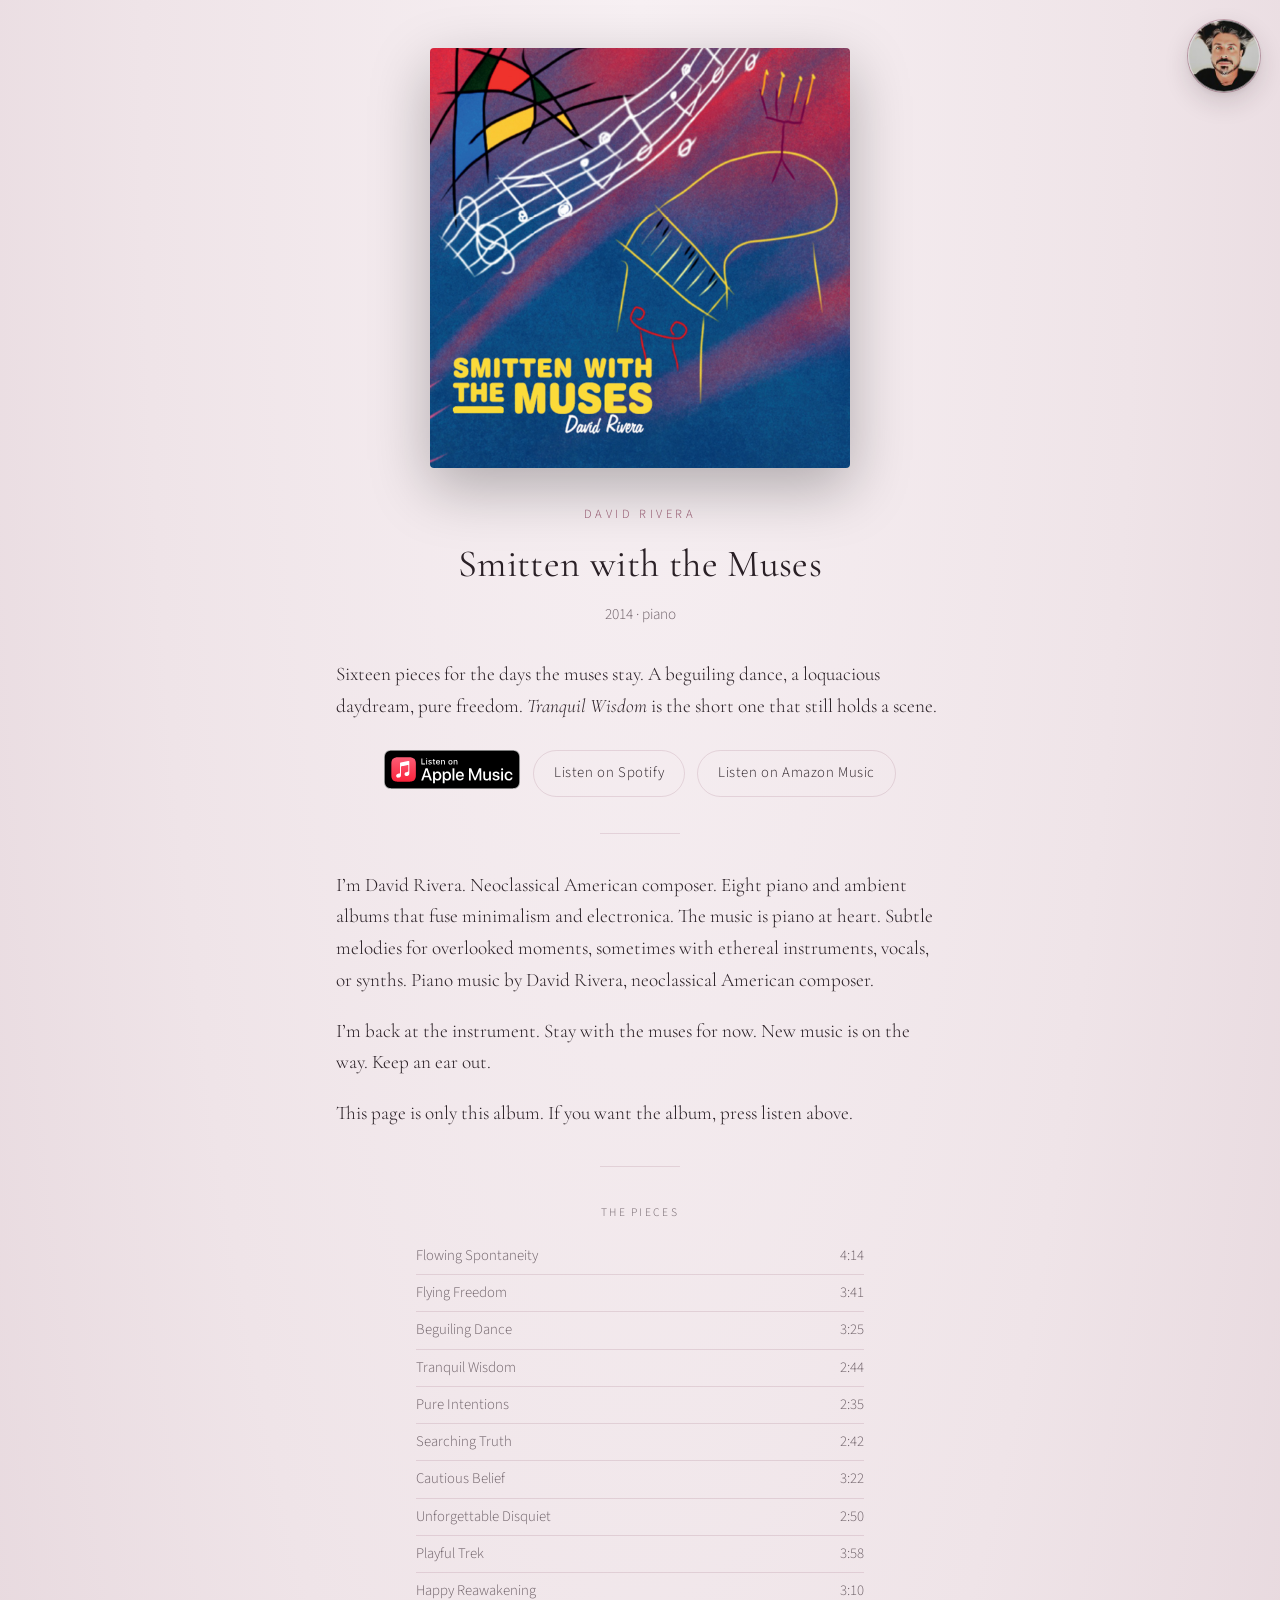
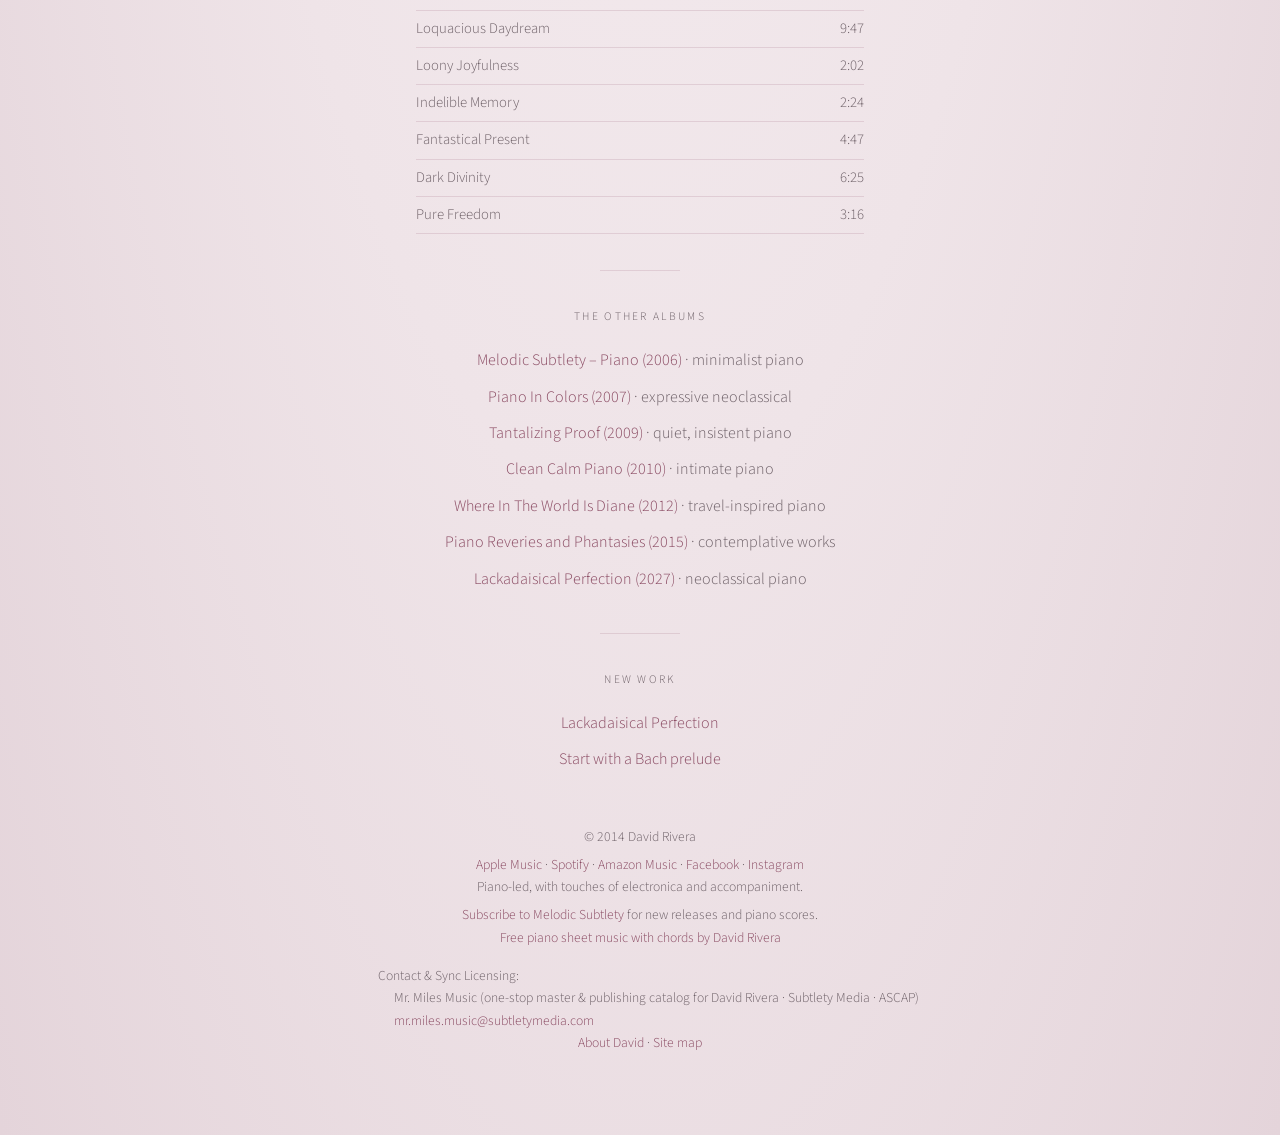
<file: index.html>
<!DOCTYPE html>
<html lang="en">
<head>
<meta charset="utf-8">
<link rel="sitemap" type="application/xml" title="Sitemap" href="/sitemap.xml">
<meta name="google-site-verification" content="wmKANrDKLCg9rbSDo4zBosNuNStvmegAQqTEOtYvFgE">
<meta name="viewport" content="width=device-width, initial-scale=1">
<link rel="icon" href="/favicon.ico" sizes="any">
<link rel="icon" href="/favicon.svg" type="image/svg+xml">
<link rel="icon" type="image/png" sizes="32x32" href="/favicon-32.png">
<link rel="apple-touch-icon" href="/apple-touch-icon.png">
<title>Piano Pieces for Morning Coffee | Smitten with the Muses</title>
<meta name="description" content="Piano pieces for morning coffee, a slow Sunday, journaling, or a quiet walk. Sixteen piano pieces; begin with Tranquil Wisdom. Stream the album.">
<link rel="canonical" href="https://smittenwiththemuses.com/">
<meta property="og:type" content="music.album">
<meta property="og:site_name" content="David Rivera">
<meta property="og:title" content="Piano Pieces for Morning Coffee | Smitten with the Muses">
<meta property="og:description" content="Piano pieces for morning coffee, a slow Sunday, and a quiet walk. Sixteen piano pieces. Begin with Tranquil Wisdom. Stream the album.">
<meta property="og:url" content="https://smittenwiththemuses.com/">
<meta property="og:image" content="https://smittenwiththemuses.com/assets/smitten-with-the-muses-cover.jpg">
<meta property="og:image:width" content="1200">
<meta property="og:image:height" content="1200">
<meta property="og:image:alt" content="Cover of Smitten with the Muses by David Rivera: a sketched piano and music staff in bright color">
<meta property="music:musician" content="https://open.spotify.com/artist/5qoC4NXvjfV3cylbXALzV3">
<meta name="twitter:card" content="summary_large_image">
<meta name="twitter:title" content="Piano Pieces for Morning Coffee | Smitten with the Muses">
<meta name="twitter:description" content="Piano pieces for morning coffee, a slow Sunday, and a quiet walk. Sixteen piano pieces. Begin with Tranquil Wisdom. Stream the album.">
<meta name="twitter:image" content="https://smittenwiththemuses.com/assets/smitten-with-the-muses-cover.jpg">
<meta name="twitter:image:alt" content="Cover of Smitten with the Muses by David Rivera: a sketched piano and music staff in bright color">
<script type="application/ld+json">
{
  "@context": "https://schema.org",
  "@graph": [
    {
      "@type": "Person",
      "@id": "https://lackadaisicalperfection.com/about/#david-rivera",
      "name": "David Rivera",
      "jobTitle": "Neoclassical American composer",
      "description": "David Rivera is a neoclassical American composer of piano-led instrumental music. He plays and samples every instrument on his recordings himself. He is a member of ASCAP.",
      "url": "https://lackadaisicalperfection.com/about/",
      "nationality": {
        "@type": "Country",
        "name": "United States"
      },
      "memberOf": {
        "@type": "Organization",
        "name": "ASCAP",
        "url": "https://www.ascap.com/"
      },
      "affiliation": {
        "@id": "https://lackadaisicalperfection.com/about/#subtlety-media"
      },
      "sameAs": [
        "https://open.spotify.com/artist/5qoC4NXvjfV3cylbXALzV3",
        "https://music.apple.com/us/artist/david-rivera/1325691064",
        "https://music.amazon.com/artists/B0HJF4T4QZ",
        "https://x.com/melodicsubtlety",
        "https://www.facebook.com/pianoincolors",
        "https://www.instagram.com/pianodavid1492/",
        "https://www.pandora.com/artist/david-rivera/ARXtg47gfjlv3nJ",
        "https://www.youtube.com/@melodicsubtlety"
      ]
    },
    {
      "@type": "Organization",
      "@id": "https://lackadaisicalperfection.com/about/#subtlety-media",
      "name": "Subtlety Media, LLC",
      "url": "https://lackadaisicalperfection.com/about/"
    },
    {
      "@type": "MusicAlbum",
      "name": "Smitten with the Muses",
      "url": "https://smittenwiththemuses.com/",
      "image": "https://smittenwiththemuses.com/assets/smitten-with-the-muses-cover.jpg",
      "byArtist": {
        "@id": "https://lackadaisicalperfection.com/about/#david-rivera"
      },
      "datePublished": "2014",
      "numTracks": 16,
      "genre": [
        "Piano",
        "Neoclassical"
      ],
      "sameAs": [
        "https://music.apple.com/us/album/smitten-with-the-muses/839652860",
        "https://open.spotify.com/album/4dFca0jJcTbgbZEPO2EU0A",
        "https://music.amazon.com/albums/B00IZGE5PM"
      ],
      "description": "Sixteen pieces for the days the muses stay. A beguiling dance, a loquacious daydream, pure freedom. Tranquil Wisdom is the short one that still holds a scene.",
      "recordLabel": {
        "@id": "https://lackadaisicalperfection.com/about/#subtlety-media"
      },
      "track": [
        {
          "@type": "MusicRecording",
          "position": 1,
          "name": "Flowing Spontaneity",
          "duration": "PT4M14S"
        },
        {
          "@type": "MusicRecording",
          "position": 2,
          "name": "Flying Freedom",
          "duration": "PT3M41S"
        },
        {
          "@type": "MusicRecording",
          "position": 3,
          "name": "Beguiling Dance",
          "duration": "PT3M25S"
        },
        {
          "@type": "MusicRecording",
          "position": 4,
          "name": "Tranquil Wisdom",
          "duration": "PT2M44S"
        },
        {
          "@type": "MusicRecording",
          "position": 5,
          "name": "Pure Intentions",
          "duration": "PT2M35S"
        },
        {
          "@type": "MusicRecording",
          "position": 6,
          "name": "Searching Truth",
          "duration": "PT2M42S"
        },
        {
          "@type": "MusicRecording",
          "position": 7,
          "name": "Cautious Belief",
          "duration": "PT3M22S"
        },
        {
          "@type": "MusicRecording",
          "position": 8,
          "name": "Unforgettable Disquiet",
          "duration": "PT2M50S"
        },
        {
          "@type": "MusicRecording",
          "position": 9,
          "name": "Playful Trek",
          "duration": "PT3M58S"
        },
        {
          "@type": "MusicRecording",
          "position": 10,
          "name": "Happy Reawakening",
          "duration": "PT3M10S"
        },
        {
          "@type": "MusicRecording",
          "position": 11,
          "name": "Loquacious Daydream",
          "duration": "PT9M47S"
        },
        {
          "@type": "MusicRecording",
          "position": 12,
          "name": "Loony Joyfulness",
          "duration": "PT2M2S"
        },
        {
          "@type": "MusicRecording",
          "position": 13,
          "name": "Indelible Memory",
          "duration": "PT2M24S"
        },
        {
          "@type": "MusicRecording",
          "position": 14,
          "name": "Fantastical Present",
          "duration": "PT4M47S"
        },
        {
          "@type": "MusicRecording",
          "position": 15,
          "name": "Dark Divinity",
          "duration": "PT6M25S"
        },
        {
          "@type": "MusicRecording",
          "position": 16,
          "name": "Pure Freedom",
          "duration": "PT3M16S"
        }
      ],
      "publisher": {
        "@id": "https://lackadaisicalperfection.com/about/#subtlety-media"
      }
    }
  ]
}
</script>
<link rel="preconnect" href="https://fonts.googleapis.com">
<link rel="preconnect" href="https://fonts.gstatic.com" crossorigin>
<link href="https://fonts.googleapis.com/css2?family=Cormorant+Garamond:ital,wght@0,400;0,500;1,400&family=Source+Sans+3:wght@300;400;500&display=swap" rel="stylesheet">
<link rel="stylesheet" href="/assets/site-nav.css">
<script src="/assets/site-nav.js" defer></script>
<style>
  :root {
    --bg1: #f7f0f3;
    --bg2: #efe4e8;
    --bg3: #e4d4da;
    --ink: #2a2026;
    --mute: #6e6168;
    --glow: #8a4a62;
    --line: rgba(138,74,98,0.16);
  }
  * { box-sizing: border-box; }
  html, body { margin: 0; padding: 0; }
  body {
    background: radial-gradient(ellipse at 50% 0%, var(--bg1) 0%, var(--bg2) 55%, var(--bg3) 100%);
    color: var(--ink);
    font-family: "Source Sans 3", sans-serif;
    font-weight: 300;
    line-height: 1.65;
    min-height: 100vh;
  }
  main { max-width: 720px; margin: 0 auto; padding: 48px 24px 80px; }
  .cover {
    display: block; width: min(420px, 100%); margin: 0 auto 36px;
    border-radius: 4px; box-shadow: 0 20px 60px rgba(0,0,0,0.28);
  }
  h1 {
    font-family: "Cormorant Garamond", serif; font-weight: 400;
    font-size: clamp(1.8rem, 4vw, 2.4rem); text-align: center;
    margin: 0 0 6px; letter-spacing: 0.01em;
  }
  .byline {
    text-align: center; letter-spacing: 0.28em; text-transform: uppercase;
    font-size: 0.78rem; color: var(--glow); margin: 0 0 8px;
  }
  .year { text-align: center; color: var(--mute); font-size: 0.95rem; margin: 0 0 32px; }
  .album-note, .from-david {
    font-family: "Cormorant Garamond", serif; font-size: 1.2rem;
    max-width: 38rem; margin: 0 auto 28px;
  }
  .from-david p { margin: 0 0 1em; }
  .from-david p:last-child { margin-bottom: 0; }
  .rule { border: 0; border-top: 1px solid var(--line); width: 80px; margin: 36px auto; }
  .actions { display: flex; flex-wrap: wrap; gap: 12px; justify-content: center; margin: 8px 0 36px; }
  .apple-badge { display: inline-block; line-height: 0; }
  .apple-badge img { height: 40px; width: auto; vertical-align: middle; }
  .btn {
    display: inline-block; padding: 10px 20px; border: 1px solid var(--line);
    border-radius: 999px; color: var(--ink); text-decoration: none;
    letter-spacing: 0.04em; font-size: 0.92rem;
  }
  .btn:hover { border-color: var(--glow); }
  .tracks {
    list-style: none; padding: 0; margin: 0 auto; max-width: 28rem;
    color: var(--mute); font-size: 0.92rem;
  }
  .tracks li {
    display: flex; justify-content: space-between; gap: 16px;
    padding: 6px 0; border-bottom: 1px solid var(--line);
  }
  .label {
    text-align: center; letter-spacing: 0.2em; text-transform: uppercase;
    font-size: 0.72rem; color: var(--mute); margin: 0 0 16px;
  }
  footer { text-align: center; color: var(--mute); font-size: 0.85rem; margin-top: 48px; }
  footer a { color: var(--glow); text-decoration: none; }
  footer p { margin: 0; }
  footer .stores,
  footer .subscribe { margin-top: 0.35rem; }
  footer .contact {
    display: inline-block;
    text-align: left;
    padding-left: 1rem;
    margin-top: 1rem;
  }
  footer .contact p + p { padding-left: 1rem; }
  .catalog { list-style: none; padding: 0; margin: 0 auto 8px; max-width: 28rem; text-align: center; }
  .catalog li { padding: 5px 0; }
  .catalog a { color: var(--glow); text-decoration: none; }
  .catalog a:hover { text-decoration: underline; }
  .catalog .desc { color: var(--mute); }
  .new-work a { color: var(--glow); text-decoration: none; }
  .new-work a:hover { text-decoration: underline; }
</style>
<!-- Meta Pixel Code -->
<script>
!function(f,b,e,v,n,t,s)
{if(f.fbq)return;n=f.fbq=function(){n.callMethod?
n.callMethod.apply(n,arguments):n.queue.push(arguments)};
if(!f._fbq)f._fbq=n;n.push=n;n.loaded=!0;n.version='2.0';
n.queue=[];t=b.createElement(e);t.async=!0;
t.src=v;s=b.getElementsByTagName(e)[0];
s.parentNode.insertBefore(t,s)}(window, document,'script',
'https://connect.facebook.net/en_US/fbevents.js');
fbq('init', '257777058255900');
fbq('track', 'PageView');
</script>
<noscript><img height="1" width="1" alt="" style="display:none"
src="https://www.facebook.com/tr?id=257777058255900&ev=PageView&noscript=1"
/></noscript>
<!-- End Meta Pixel Code -->
</head>
<body>
<a class="skip-link" href="#content">Skip to content</a>
<main id="content">
  <img class="cover" src="assets/smitten-with-the-muses-cover.jpg" alt="Cover of Smitten with the Muses by David Rivera: a sketched piano and music staff in bright color">
  <p class="byline">David Rivera</p>
  <h1>Smitten with the Muses</h1>
  <p class="year">2014 · piano</p>
  <p class="album-note">Sixteen pieces for the days the muses stay. A beguiling dance, a loquacious daydream, pure freedom. <i>Tranquil Wisdom</i> is the short one that still holds a scene.</p>
  <div class="actions">
    <a class="apple-badge" href="https://music.apple.com/us/album/smitten-with-the-muses/839652860?ls=1" target="_blank" rel="noopener"><img src="listen-on-apple-music.svg" alt="Listen on Apple Music" height="40"></a>
    <a class="btn" href="https://open.spotify.com/album/4dFca0jJcTbgbZEPO2EU0A" target="_blank" rel="noopener">Listen on Spotify</a>
    <a class="btn" href="https://music.amazon.com/albums/B00IZGE5PM" target="_blank" rel="noopener">Listen on Amazon Music</a>
  </div>
  <hr class="rule">
  <div class="from-david">
    <p>I’m David Rivera. Neoclassical American composer. Eight piano and ambient albums that fuse minimalism and electronica. The music is piano at heart. Subtle melodies for overlooked moments, sometimes with ethereal instruments, vocals, or synths. Piano music by David Rivera, neoclassical American composer.</p>
    <p>I’m back at the instrument. Stay with the muses for now. New music is on the way. Keep an ear out.</p>
    <p>This page is only this album. If you want the album, press listen above.</p>
  </div>
  <hr class="rule">

  <p class="label">The pieces</p>
  <ol class="tracks">
    <li><span>Flowing Spontaneity</span><span>4:14</span></li>
    <li><span>Flying Freedom</span><span>3:41</span></li>
    <li><span>Beguiling Dance</span><span>3:25</span></li>
    <li><span>Tranquil Wisdom</span><span>2:44</span></li>
    <li><span>Pure Intentions</span><span>2:35</span></li>
    <li><span>Searching Truth</span><span>2:42</span></li>
    <li><span>Cautious Belief</span><span>3:22</span></li>
    <li><span>Unforgettable Disquiet</span><span>2:50</span></li>
    <li><span>Playful Trek</span><span>3:58</span></li>
    <li><span>Happy Reawakening</span><span>3:10</span></li>
    <li><span>Loquacious Daydream</span><span>9:47</span></li>
    <li><span>Loony Joyfulness</span><span>2:02</span></li>
    <li><span>Indelible Memory</span><span>2:24</span></li>
    <li><span>Fantastical Present</span><span>4:47</span></li>
    <li><span>Dark Divinity</span><span>6:25</span></li>
    <li><span>Pure Freedom</span><span>3:16</span></li>
  </ol>
  <hr class="rule">
  <p class="label">The other albums</p>
  <ul class="catalog">
    <li><a href="https://melodicsubtlety.com/">Melodic Subtlety – Piano (2006)</a><span class="desc"> · minimalist piano</span></li>
    <li><a href="https://pianoincolors.com/">Piano In Colors (2007)</a><span class="desc"> · expressive neoclassical</span></li>
    <li><a href="https://tantalizingproof.com/">Tantalizing Proof (2009)</a><span class="desc"> · quiet, insistent piano</span></li>
    <li><a href="https://cleancalmpiano.com/">Clean Calm Piano (2010)</a><span class="desc"> · intimate piano</span></li>
    <li><a href="https://whereintheworldisdiane.com/">Where In The World Is Diane (2012)</a><span class="desc"> · travel-inspired piano</span></li>
    <li><a href="https://pianoreveries.com/">Piano Reveries and Phantasies (2015)</a><span class="desc"> · contemplative works</span></li>
    <li><a href="https://lackadaisicalperfection.com/">Lackadaisical Perfection (2027)</a><span class="desc"> · neoclassical piano</span></li>
  </ul>

  <hr class="rule">
  <p class="label">New work</p>
  <ul class="catalog new-work" style="margin:0 auto 24px;">
    <li><a href="https://lackadaisicalperfection.com">Lackadaisical Perfection</a></li>
    <li><a href="https://soundcloud.com/davidtwopointoh/bach_prelude_iv_cinematic_remi" target="_blank" rel="noopener">Start with a Bach prelude</a></li>
  </ul>

  <footer>
    <p>© 2014 David Rivera</p>
    <p class="stores">
      <a href="https://music.apple.com/us/artist/david-rivera/1325691064?ls=1" target="_blank" rel="noopener">Apple Music</a>
      ·
      <a href="https://open.spotify.com/artist/5qoC4NXvjfV3cylbXALzV3" target="_blank" rel="noopener">Spotify</a>
      ·
      <a href="https://music.amazon.com/artists/B0HJF4T4QZ" target="_blank" rel="noopener">Amazon Music</a>
      ·
      <a href="https://www.facebook.com/pianoincolors" target="_blank" rel="noopener" aria-label="David and his Piano on Facebook">Facebook</a>
      ·
      <a href="https://www.instagram.com/pianodavid1492/" target="_blank" rel="noopener" aria-label="David Rivera on Instagram">Instagram</a><br>
    Piano-led, with touches of electronica and accompaniment.
    </p>
    <p class="subscribe">
      <a href="https://lackadaisicalperfection.com/subscribe/">Subscribe to Melodic Subtlety</a> for new releases and piano scores.
      <br>
      <a href="https://lackadaisicalperfection.com/scores/">Free piano sheet music with chords by David Rivera</a>
    </p>
    <div class="contact">
      <p>Contact &amp; Sync Licensing:</p>
      <p>Mr. Miles Music (one-stop master &amp; publishing catalog for David Rivera · Subtlety Media · ASCAP)</p>
      <p><a href="mailto:mr.miles.music@subtletymedia.com">mr.miles.music@subtletymedia.com</a></p>
    </div>
    <p class="footer-stores"><a href="https://lackadaisicalperfection.com/about/">About David</a> · <a href="/sitemap/">Site map</a></p>
  </footer>
</main>
<!-- GoatCounter: privacy-friendly page view + score-download counts (no cookies). -->
<script>window.goatcounter = {path: function(p) { return location.host + p }}</script>
<script data-goatcounter="https://subtletymedia.goatcounter.com/count" async src="https://gc.zgo.at/count.js"></script>
</body>
</html>
</file>
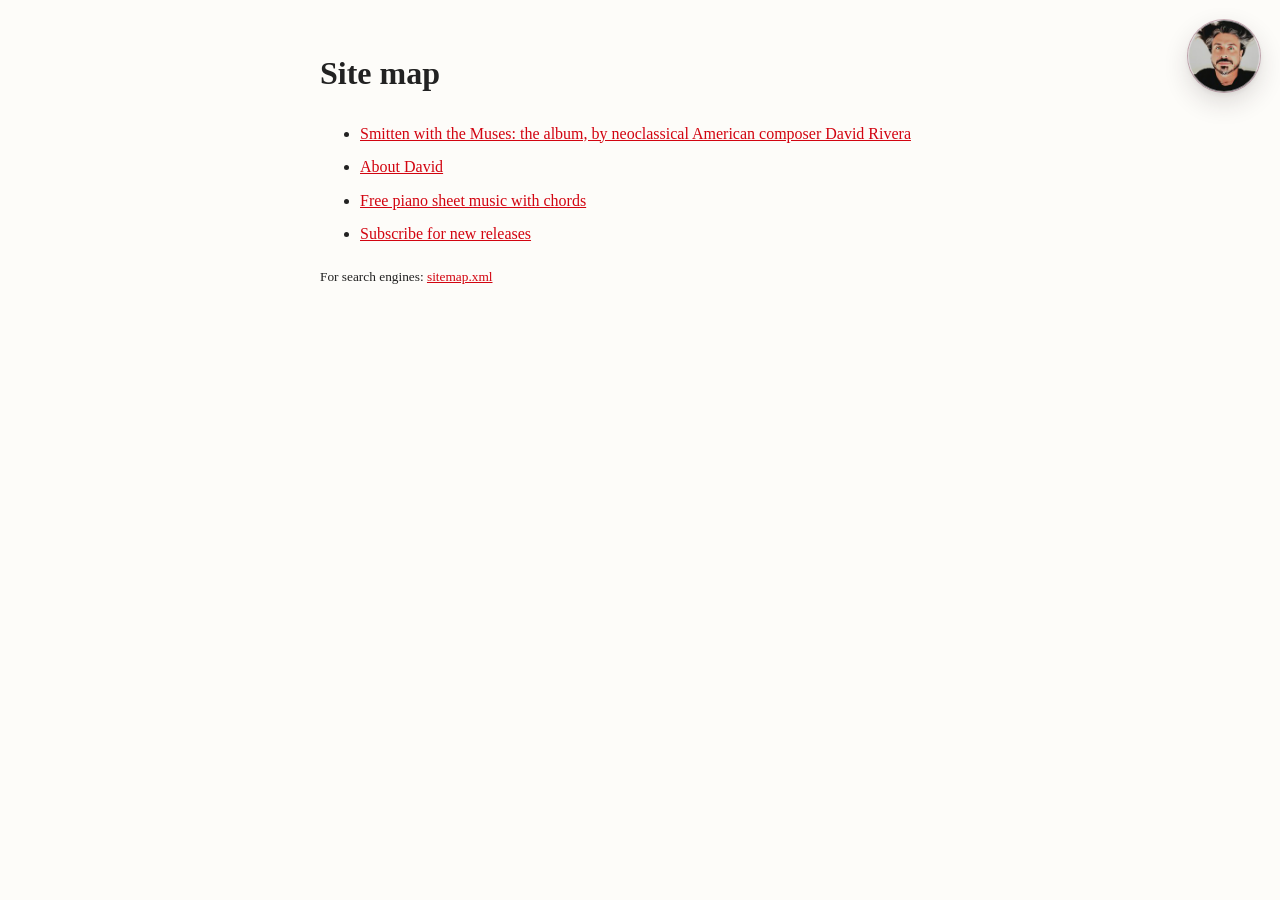
<file: sitemap/index.html>
<!DOCTYPE html>
<html lang="en">
<head>
<meta charset="utf-8">
<meta name="viewport" content="width=device-width, initial-scale=1">
<title>Site map | Smitten with the Muses</title>
<meta name="robots" content="noindex, follow">
<link rel="canonical" href="https://smittenwiththemuses.com/sitemap/">
<link rel="icon" href="/favicon.svg" type="image/svg+xml">
<link rel="sitemap" type="application/xml" title="Sitemap" href="/sitemap.xml">
<link rel="preconnect" href="https://fonts.googleapis.com">
<link rel="preconnect" href="https://fonts.gstatic.com" crossorigin>
<link href="https://fonts.googleapis.com/css2?family=Cormorant+Garamond:ital,wght@0,400;0,500;1,400&family=Source+Sans+3:wght@300;400;500&display=swap" rel="stylesheet">
<link rel="stylesheet" href="/assets/site-nav.css">
<script src="/assets/site-nav.js" defer></script>
<style>
body{font-family:Georgia,serif;max-width:640px;margin:3rem auto;padding:0 1.25rem;line-height:1.6;color:#222;background:#fdfcf9}
main a{color:#D20410}
main li{margin:.5rem 0}
</style>
<!-- Meta Pixel Code -->
<script>
!function(f,b,e,v,n,t,s)
{if(f.fbq)return;n=f.fbq=function(){n.callMethod?
n.callMethod.apply(n,arguments):n.queue.push(arguments)};
if(!f._fbq)f._fbq=n;n.push=n;n.loaded=!0;n.version='2.0';
n.queue=[];t=b.createElement(e);t.async=!0;
t.src=v;s=b.getElementsByTagName(e)[0];
s.parentNode.insertBefore(t,s)}(window, document,'script',
'https://connect.facebook.net/en_US/fbevents.js');
fbq('init', '257777058255900');
fbq('track', 'PageView');
</script>
<noscript><img height="1" width="1" alt="" style="display:none"
src="https://www.facebook.com/tr?id=257777058255900&ev=PageView&noscript=1"
/></noscript>
<!-- End Meta Pixel Code -->
</head>
<body>
<a class="skip-link" href="#content">Skip to content</a>
<main id="content">
<h1>Site map</h1>
<ul>
<li><a href="/">Smitten with the Muses: the album, by neoclassical American composer David Rivera</a></li>
<li><a href="https://lackadaisicalperfection.com/about/">About David</a></li>
<li><a href="https://lackadaisicalperfection.com/scores/">Free piano sheet music with chords</a></li>
<li><a href="https://lackadaisicalperfection.com/subscribe/">Subscribe for new releases</a></li>
</ul>
<p><small>For search engines: <a href="/sitemap.xml">sitemap.xml</a></small></p>
</main>
</body>
</html>
</file>
<file: assets/site-nav.css>
/* Photo button and page menu. Colors follow this album. */
:root {
  --nav-ink: #2a2026;
  --nav-glow: #8a4a62;
  --nav-paper: rgba(251, 246, 247, 0.96);
  --nav-line: rgba(138, 74, 98, 0.28);
  --nav-size: 72px;
  --nav-inset: 20px;
}

.nav-toggle {
  position: fixed;
  z-index: 40;
  top: max(var(--nav-inset), env(safe-area-inset-top, 0px));
  right: max(var(--nav-inset), env(safe-area-inset-right, 0px));
  width: var(--nav-size);
  height: var(--nav-size);
  margin: 0;
  padding: 0;
  border: 0;
  border-radius: 50%;
  background: #f3e6ea;
  cursor: pointer;
  overflow: hidden;
  -webkit-tap-highlight-color: transparent;
  box-shadow:
    0 10px 26px rgba(42, 32, 38, 0.16),
    0 2px 6px rgba(42, 32, 38, 0.08),
    0 0 0 1px rgba(138, 74, 98, 0.42);
}

.nav-toggle img {
  display: block;
  width: 100%;
  height: 100%;
  object-fit: cover;
  border-radius: 50%;
}

.nav-toggle::after {
  content: "";
  position: absolute;
  inset: 0;
  border-radius: 50%;
  pointer-events: none;
  box-shadow: inset 0 0 0 1px rgba(247, 240, 243, 0.45);
}

.nav-toggle:hover {
  box-shadow:
    0 12px 30px rgba(42, 32, 38, 0.2),
    0 2px 6px rgba(42, 32, 38, 0.1),
    0 0 0 1px rgba(138, 74, 98, 0.7);
}

.nav-toggle[aria-expanded="true"] {
  box-shadow:
    0 10px 26px rgba(42, 32, 38, 0.16),
    0 2px 6px rgba(42, 32, 38, 0.08),
    0 0 0 1px rgba(138, 74, 98, 0.85);
}

.nav-toggle:focus {
  outline: none;
}

.nav-toggle:focus-visible {
  outline: 2px solid var(--nav-glow);
  outline-offset: 4px;
}

.site-menu {
  position: fixed;
  z-index: 39;
  top: calc(max(var(--nav-inset), env(safe-area-inset-top, 0px)) + var(--nav-size) + 12px);
  right: max(var(--nav-inset), env(safe-area-inset-right, 0px));
  width: min(16.5rem, calc(100vw - 28px - env(safe-area-inset-left, 0px) - env(safe-area-inset-right, 0px)));
  max-height: calc(100vh - var(--nav-size) - var(--nav-inset) - 36px);
  max-height: calc(100dvh - var(--nav-size) - var(--nav-inset) - 36px - env(safe-area-inset-bottom, 0px));
  margin: 0;
  padding: 0;
  overflow: auto;
  overscroll-behavior: contain;
  background: var(--nav-paper);
  border: 1px solid var(--nav-line);
  border-radius: 12px;
  box-shadow: 0 18px 40px rgba(42, 32, 38, 0.12);
  backdrop-filter: blur(14px);
  -webkit-backdrop-filter: blur(14px);
  opacity: 0;
  transform: translateY(-6px);
  transition: opacity 0.28s ease, transform 0.28s ease;
}

.site-menu ul {
  list-style: none;
  margin: 0;
  padding: 0.45rem 0;
}

.site-menu.is-open {
  opacity: 1;
  transform: translateY(0);
}

.site-menu a {
  display: block;
  padding: 0.62rem 1.35rem;
  color: var(--nav-ink);
  font-family: "Cormorant Garamond", "Palatino Linotype", Palatino, Georgia, serif;
  font-size: 1.35rem;
  font-weight: 400;
  letter-spacing: 0.01em;
  line-height: 1.25;
  text-decoration: none;
}

.site-menu a:hover {
  color: var(--nav-glow);
}

.site-menu a:focus {
  outline: none;
}

.site-menu a:focus-visible {
  outline: 2px solid var(--nav-glow);
  outline-offset: -3px;
  color: var(--nav-glow);
}

.site-menu .menu-albums {
  border-top: 1px solid var(--nav-line);
  margin: 0.15rem 0 0;
  padding: 0.7rem 0 0.3rem;
}

.site-menu .menu-albums-label {
  margin: 0;
  padding: 0 1.35rem 0.4rem;
  font-family: "Source Sans 3", sans-serif;
  font-weight: 400;
  font-size: 0.72rem;
  letter-spacing: 0.2em;
  text-transform: uppercase;
  color: #6e6168;
}

.site-menu .menu-albums ul {
  padding: 0 0 0.2rem;
}

.site-menu .menu-albums a,
.site-menu .menu-albums .album-here {
  display: flex;
  align-items: center;
  gap: 0.7rem;
  padding: 0.35rem 0.95rem;
  color: var(--nav-ink);
  font-family: "Cormorant Garamond", "Palatino Linotype", Palatino, Georgia, serif;
  font-size: 1.12rem;
  font-weight: 400;
  letter-spacing: 0.01em;
  line-height: 1.15;
  text-decoration: none;
}

.site-menu .menu-albums .album-copy {
  display: flex;
  flex-direction: column;
  gap: 0.12rem;
  flex: 1;
  min-width: 0;
}

.site-menu .menu-albums a > .album-title {
  flex: 1;
  min-width: 0;
}

.site-menu .menu-albums img {
  width: 48px;
  height: 48px;
  flex: none;
  object-fit: cover;
  border-radius: 2px;
  background: #f3e6ea;
}

.site-menu .menu-albums a:hover,
.site-menu .menu-albums a:hover .album-title {
  color: var(--nav-glow);
}

.site-menu .menu-albums a:focus {
  outline: none;
}

.site-menu .menu-albums a:focus-visible {
  outline: 2px solid var(--nav-glow);
  outline-offset: -3px;
  color: var(--nav-glow);
}

.site-menu .menu-albums .album-here {
  color: #6e6168;
  cursor: default;
}

.site-menu .menu-albums .album-here .album-title,
.site-menu .menu-albums .album-note {
  color: #6e6168;
}

.site-menu .menu-albums .album-note {
  font-family: "Source Sans 3", sans-serif;
  font-size: 0.75rem;
  font-weight: 400;
  letter-spacing: 0.02em;
  line-height: 1.3;
}

@media (max-width: 760px) {
  :root {
    --nav-size: 64px;
    --nav-inset: 14px;
  }

  body > main {
    padding-top: 96px;
  }

  .site-menu .menu-albums ul {
    display: grid;
    grid-template-columns: 1fr 1fr;
    column-gap: 0.75rem;
    row-gap: 0.85rem;
    padding: 0.1rem 0.9rem 0.75rem;
  }

  .site-menu .menu-albums a,
  .site-menu .menu-albums .album-here {
    flex-direction: column;
    align-items: center;
    gap: 0.35rem;
    padding: 0;
    text-align: center;
  }

  .site-menu .menu-albums .album-copy {
    align-items: center;
  }

  .site-menu .menu-albums a > .album-title {
    flex: none;
  }
}

@media (prefers-reduced-motion: reduce) {
  .site-menu {
    transform: none;
    transition: none;
  }
}

/* Off-screen until focused, then fixed, so it never shifts the cover. */
.skip-link {
  position: absolute;
  width: 1px;
  height: 1px;
  padding: 0;
  margin: -1px;
  overflow: hidden;
  clip: rect(0, 0, 0, 0);
  white-space: nowrap;
  border: 0;
}
.skip-link:focus {
  position: fixed;
  z-index: 50;
  top: 12px;
  left: 12px;
  width: auto;
  height: auto;
  margin: 0;
  padding: 0.55rem 0.9rem;
  overflow: visible;
  clip: auto;
  background: var(--nav-glow);
  color: var(--nav-paper, #fff);
  font-family: "Source Sans 3", sans-serif;
  font-size: 0.95rem;
  font-weight: 500;
  line-height: 1.2;
  text-decoration: none;
  border-radius: 4px;
}
</file>
